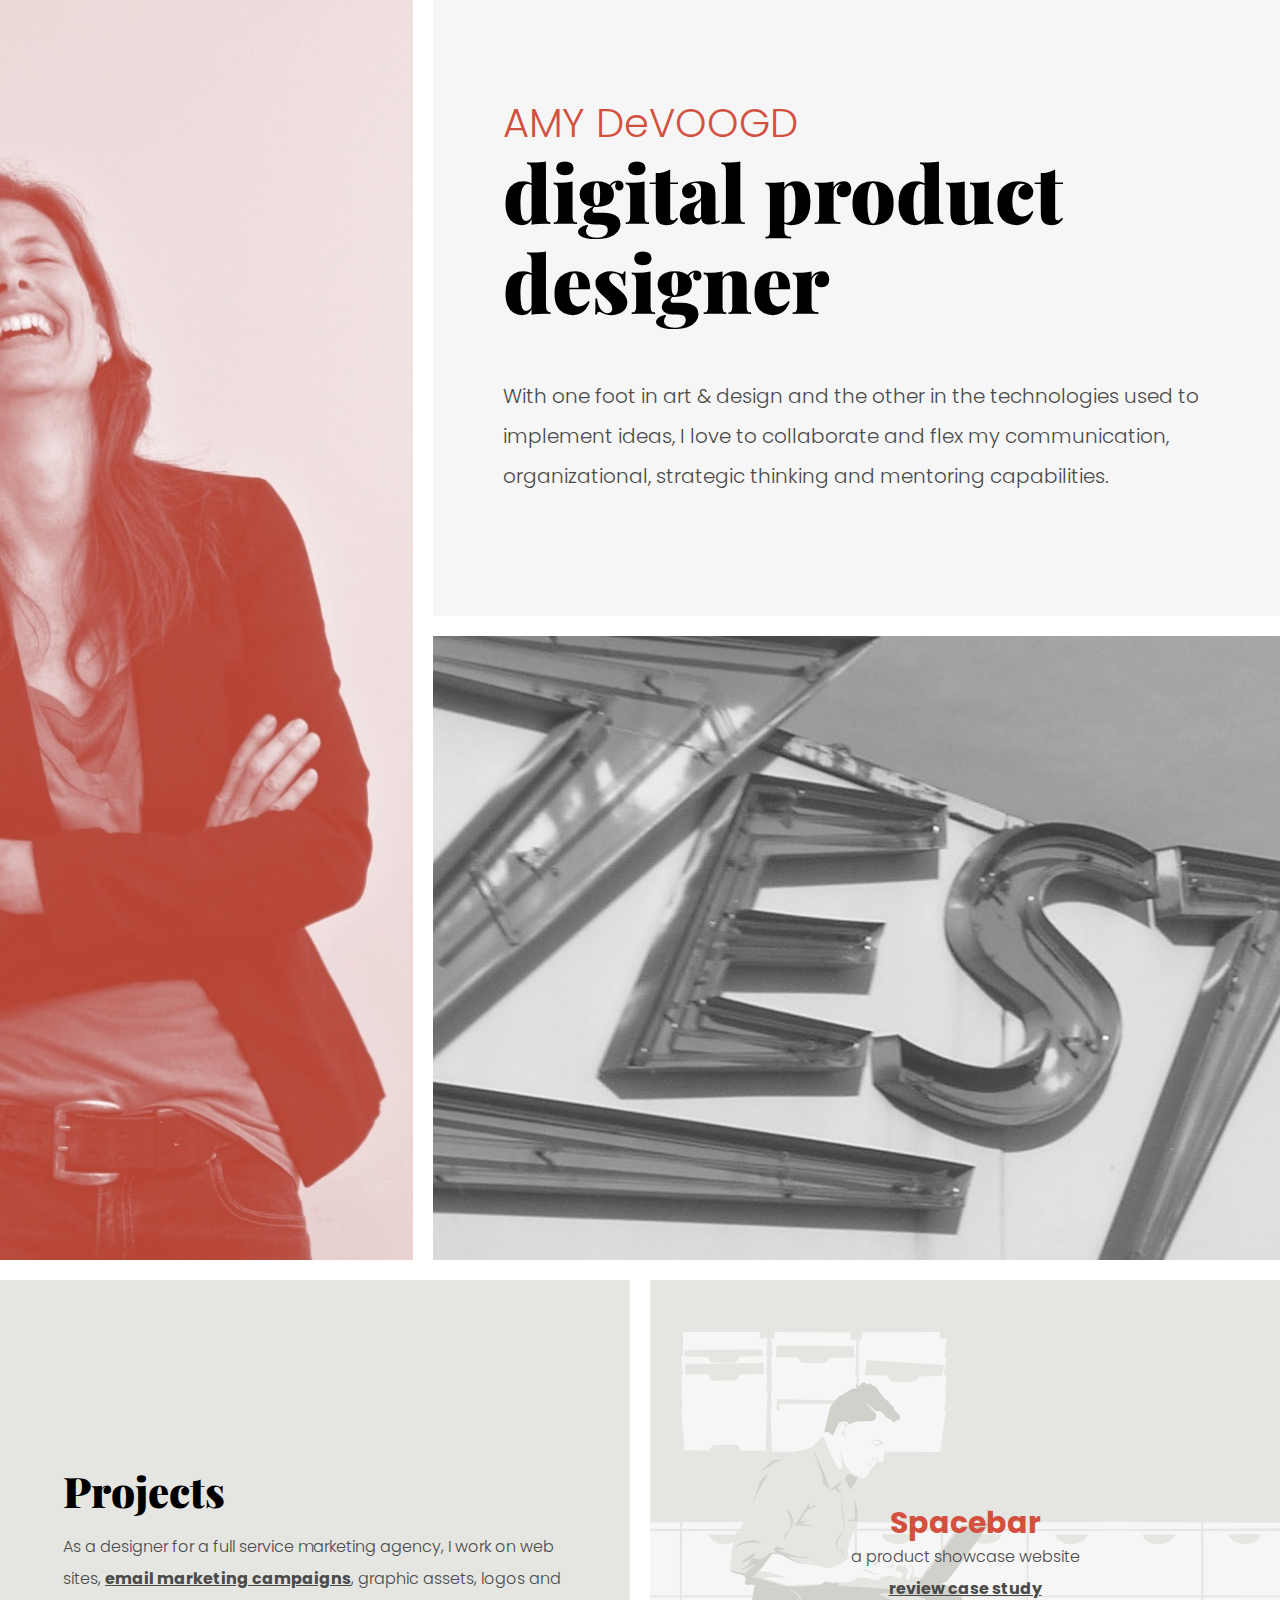
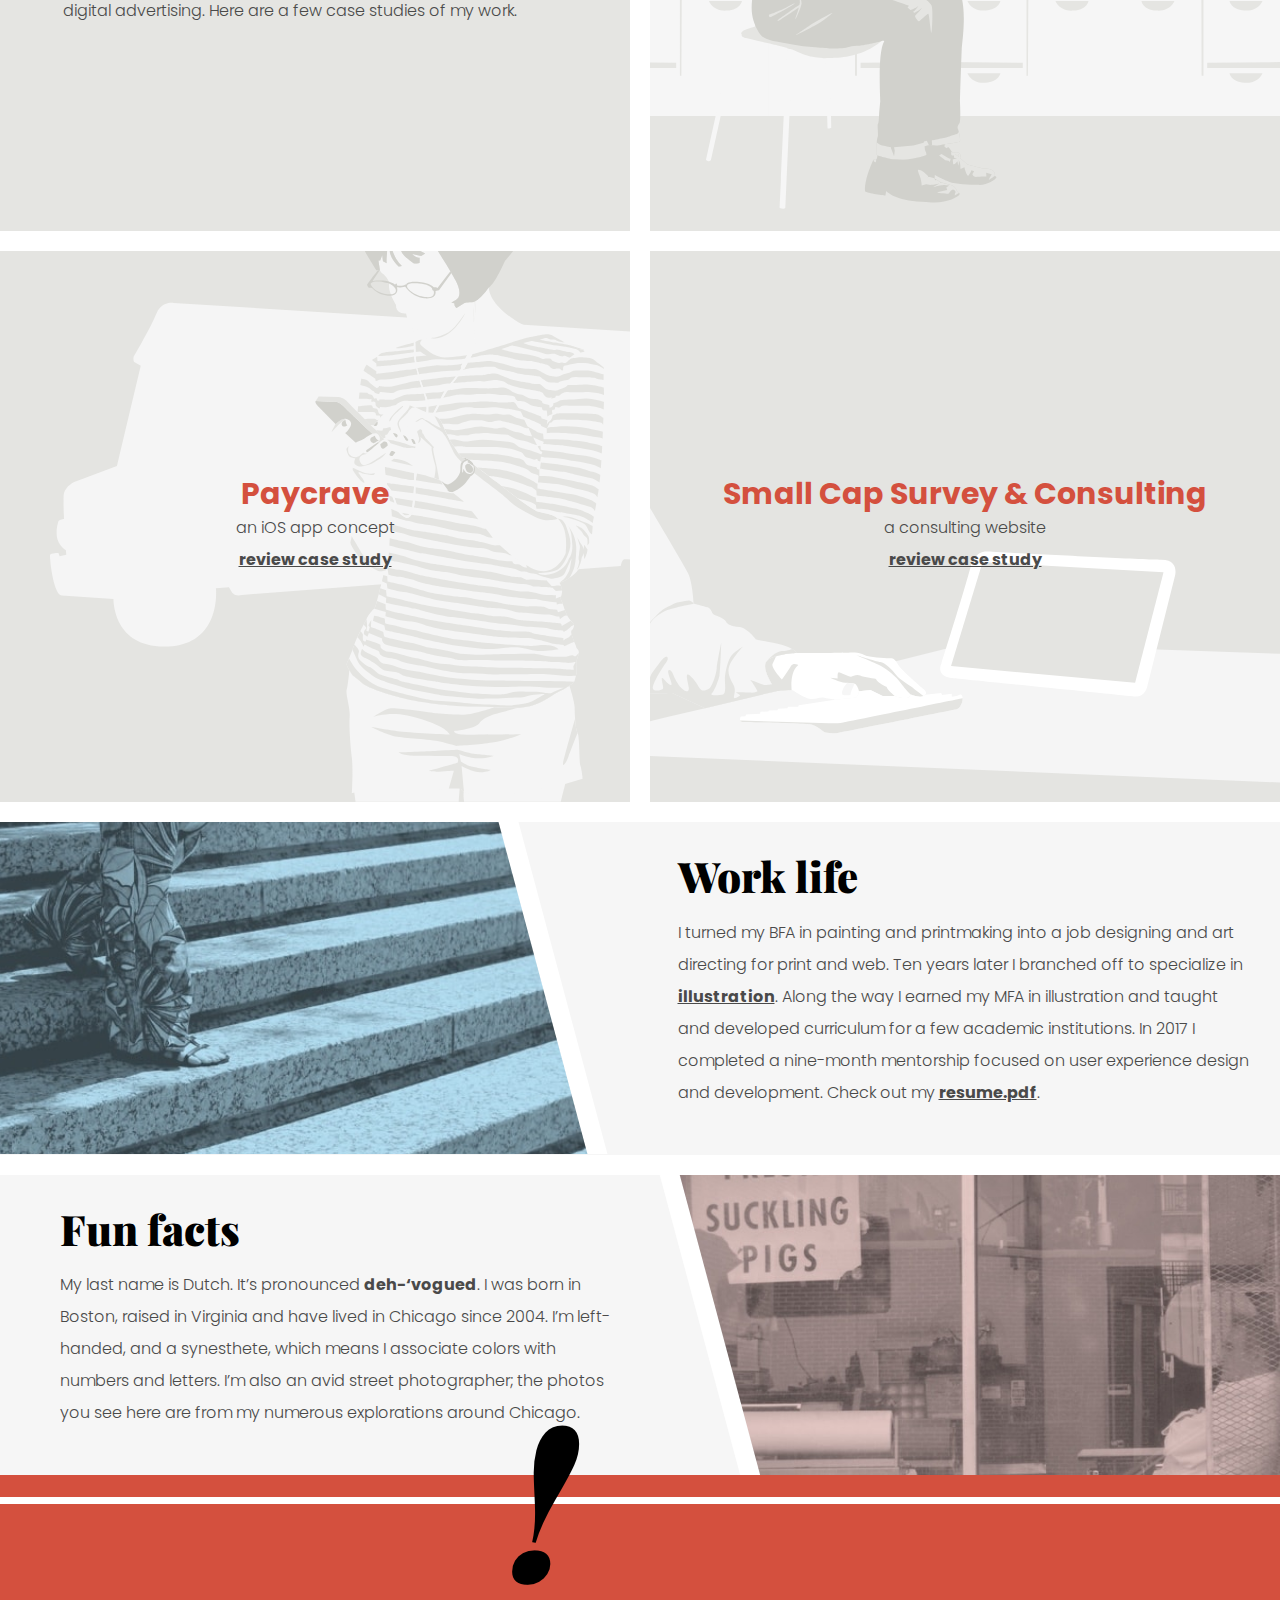
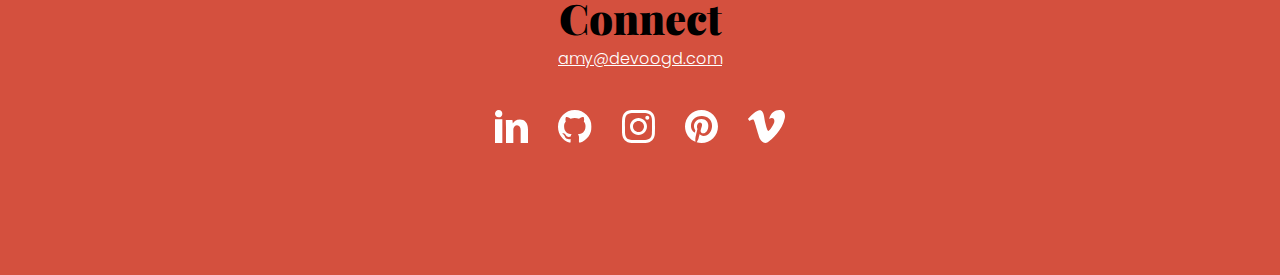
<file: index.html>
<!DOCTYPE html>
<html lang="en-us">
<head>

<!-- Global site tag (gtag.js) - Google Analytics -->
	<script async src="https://www.googletagmanager.com/gtag/js?id=UA-109768503-1"></script>
	<script>
	  	window.dataLayer = window.dataLayer || [];
	  	function gtag(){dataLayer.push(arguments);}
	  	gtag('js', new Date());

	  	gtag('config', 'UA-109768503-1');
	</script>

	<meta http-equiv="X-UA-Compatible" content="IE=Edge">
	<meta name="viewport" content="width=device-width, initial-scale=1.0">
	<meta charset="UTF-8">

	<title>Amy DeVoogd | Digital Product Designer</title>

<!-- Google fonts -->

	<link href="https://fonts.googleapis.com/css?family=Playfair+Display:900" rel="stylesheet">
	<link href="https://fonts.googleapis.com/css?family=Poppins:300,600,700" rel="stylesheet">

<!-- CSS -->
	<link rel="stylesheet" type="text/css" href="styles/normalize.css">
	<link rel="stylesheet" type="text/css" href="styles/main.css">

<!-- favicon -->
	<link rel="shortcut icon" type="image/ico" href="assets/favicon.ico"/>

</head>

<body>

<!-- hero -->

	<div class="hero">

		<div id="me"></div>

		<div class="circle-me">
			<img src="assets/portrait-alt-compressor.png" alt="mugshot of Amy DeVoogd">
		</div>

		<div class="hero-copy">
			<div>
				<h1>AMY DeVOOGD</h1>
				<h2>digital product designer</h2>
			</div>
			<p>With one foot in art &amp; design and the other in the technologies used to implement ideas, I love to collaborate and flex my communication, organizational, strategic thinking and mentoring capabilities.</p>
		</div>

		<div class="hero-zest">
			<img src="assets/zestsign-min.jpg" alt="photograph of a neon sign that reads zest">
		</div>

	</div>

<!-- projects -->

	<section class="projects">
		
		<div class="project-intro">
			<h3>Projects</h3>
			<p>As a designer for a full service marketing agency, I work on web sites, <a href="case-study/emailmktg/"><span>email marketing campaigns</span></a>, graphic assets, logos and digital advertising. Here are a few case studies of my work. 
		</div>

		<div class="spacebar-background"><img src="assets/project-spacebar.svg" alt="a man sitting in an office using a laptop in his lap"></div>
				
		<div class="spacebar-copy">
			<h4>Spacebar</h4>
			<p>a product showcase website</p>
			<a href="case-study/spacebar/"><p><span>review case study</span></p></a>
		</div>
			
		<div class="paycrave-background"><img src="assets/project-paycrave.svg" alt="a woman standing in front of a food truck looking at the phone in her hand"></div>
	
		<div class="paycrave-copy">
			<h4>Paycrave</h4>
			<p>an iOS app concept</p>
			<a href="case-study/paycrave"><p><span>review case study</span></p></a>
		</div>				
			
		<div class="braille-background"><img src="assets/project-braille.svg" alt="a hand at a keyboard on a desk with a computer monitor nearby"></div>
			
		<div class="braille-copy">	
			<h4>Small Cap Survey & Consulting</h4>
			<p>a consulting website</p>
			<a href="case-study/scsc"><p><span>review case study</span></p></a>
		</div>

	</section>

<!-- about -->

	<section class="worklife">

		<div class="worklife-steps">
			<div class="steps"></div>
		</div>

		<div class="steps-small">
			<img src="assets/steps-min.jpg" alt="A woman's legs descending stairs.">
		</div>

		<div class="worklife-caption">
			<p>Woman descending Chase Tower stairs. Chicago, Illinois 2016</p>
		</div>

		<div class="worklife-copy">
			<h3>Work life</h3>
			<p>I turned my BFA in painting and printmaking into a job designing and art directing for print and web. Ten years later I branched off to specialize in <span><a href="http://illustration.devoogd.com/" target="blank">illustration</a></span>. Along the way I earned my MFA in illustration and taught and developed curriculum for a few academic institutions. In 2017 I completed a nine-month mentorship focused on user experience design and development. Check out my <a href="assets/devoogd-resume.pdf" target="blank"><span>resume.pdf</span></a>.</p>
		</div>

	</section>

	<section class="funfacts">	

		<div class="funfacts-copy">
			<h3>Fun facts</h3>
			<p>My last name is Dutch. It’s pronounced <span>deh-‘vogued</span>. I was born in Boston, raised in Virginia and have lived in Chicago since 2004. I’m left-handed, and a synesthete, which means I associate colors with numbers and letters. I’m also an avid street photographer; the photos you see here are from my numerous explorations around Chicago.</p>
		</div>

		<div class="funfacts-butcher">
			<div class="butcher"></div>
		</div>

		<div class="butcher-small">
			<img src="assets/butcher-min.jpg" alt="A butcher sitting in the window of his shop.">
		</div>

		<div class="funfacts-caption">
			<p>Halsted Packing House. Chicago, Illinois 2009</p>
		</div>
	
	</section>

<!-- footer -->
		
	<footer>

		<div class="xmark">
			<img src="assets/exclamation-mark.png" alt="oversized exclamation mark">
		</div>

		<div class="horizonal-line"></div>

		<div class="connect">
			<h3>Connect</h3>
			<a href="mailto:amy@devoogd.com"><p>amy@devoogd.com</p></a>
		</div>

		<div class="social">
			<a href="https://www.linkedin.com/in/amydevoogd" target="blank"><img src="assets/social-linkedin.svg" alt="linked in icon"></a>
			<a href="https://github.com/amydevoogd" target="blank"><img src="assets/social-github.svg" alt="github icon"></a>
			<a href="https://www.instagram.com/amydevoogd/" target="blank"><img src="assets/social-instagram.svg" alt="instagram icon"></a>
			<a href="https://www.pinterest.com/amydevoogd/" target="blank"><img src="assets/social-pinterest.svg" alt="pinterest icon"></a>
			<a href="https://vimeo.com/devoogd" target="blank"><img src="assets/social-vimeo.svg" alt="vimeo icon"></a>
		</div>

	</footer>

</body>

</html>
</file>
<file: styles/main.css>
/* body */

* {
	 box-sizing: border-box;
}

body {
	overflow-x: hidden;
}



body {
	margin: 0;
}

/* fonts */

h1 {
	font-family: 'Poppins', sans-serif;
	font-size: 40px;
	font-weight: 300;
	color: #D4503E;
	margin: 0;	
}

h2 {
	font-family: 'Playfair Display', serif;
	font-size: 90px;
	font-weight: 900;
	line-height: 1.125;
	color: #000;
	margin: 0;
}

h3 {
	font-family: 'Playfair Display', serif;
	font-size: 42px;
	font-weight: 900;
	color: #000;
	margin: 0;
}

h4 {
	font-family: 'Poppins', sans-serif;
	font-size: 30px;
	font-weight: 700;
	color: #D4503E;
}

p {
	font-family: 'Poppins', sans-serif;
	font-size: 16px;
	font-weight: 300;
	line-height: 2;
	color: #4A4A4A;	
}

/* links */

a {
	outline: none;
}

a:link {
	color: #4A4A4A;
	text-decoration: underline;
}

a:visited {
	color: #4A4A4A;
}

/* hero */

.circle-me {
	padding-top: 30px;
	text-align: center;
	background-color: #f6f6f6;
}

.hero-copy {
	display: flex;
	flex-direction: column;
	justify-content: center;
	padding: 30px;
	background-color: #f6f6f6;
}

.hero-copy h1 {
	font-size: 30px;
}

.hero-copy h2 {
	font-size: 54px;
	text-align: left;
}

.hero-copy .styletwo {
	font-family: 'Poppins', sans-serif;
	font-weight: 300;
	font-size: 54px;
	text-align: right;
	position: absolute;
	left: 15%;
	margin-right: 10px;
}

.hero-copy p {
	font-size: 16px;
	margin-top: 50px;
}

.hero-zest {
	padding-top: 15px;
	padding-bottom: 15px;
}

.hero-zest img {
	width: 100%;
	height: 100%;
	display: block;
}

/* projects */

.projects {
	display: grid;
	grid-template-columns: 1fr;
	grid-gap: 15px;
}

.projects span {
	font-weight: 700;
}

.project-intro {
	grid-column: 1;
	grid-row: 1;
	display: flex;
	flex-direction: column;
	justify-content: center;
	padding: 30px;
	background-color: #e5e5e2;
}

.project-intro p {
	font-size: 16px;
}

.projects img {
	width: 100%;
	height: 100%;
}

.spacebar-background {
	grid-column: 1;
	grid-row: 2;
}

.spacebar-copy {
	grid-column: 1;
	grid-row: 2;
	justify-self: center;
	align-self: center;
	text-align: center;
}

.spacebar-copy p, h4 {
	margin: 0;
}

.paycrave-background {
	grid-column: 1;
	grid-row: 3;

}

.paycrave-copy {
	grid-column: 1;
	grid-row: 3;
	justify-self: center;
	align-self: center;
	text-align: center;
}

.paycrave-copy p, h4 {
	margin: 0;
}

.braille-background {
	grid-column: 1;
	grid-row: 4;
}

.braille-copy{
	grid-column: 1;
	grid-row: 4;
	justify-self: center;
	align-self: center;
	text-align: center;
}

.braille-copy p, h4 {
	margin: 0;
}

/* about */

.worklife {
	display: grid;
	grid-template-columns: 1fr;
	grid-gap: 15px;
}

.steps-small img {
	width: 100%;
	height: 100%;
}

.worklife span {
	font-weight: 700;
}

.worklife-copy {
	display: flex;
	flex-direction: column;
	justify-content: center;
	padding: 30px;
	background-color: #F6F6F6;
	position: relative;
}

.worklife-caption {
	display: none;
}

.worklife-caption p {
	font-size: 12px;
	color: #fff;
	text-align: left;
	padding-left: 10px;
}

.funfacts {
	display: grid;
	grid-template-columns: 1fr;
	margin-top: 15px;
}

.funfacts-copy {
	display: flex;
	flex-direction: column;
	justify-content: center;
	padding: 30px;
	background-color: #F6F6F6;
}

.butcher-small {
	margin-top: 15px;
}

.butcher-small img {
	width: 100%;
	height: 100%;
	display: block;
}

.funfacts span {
	font-weight: 700;
}

.funfacts-caption {
	display: none;
}

/* footer */

footer {
	grid-column: 1 / -1;
	background-color: #D4503E;
	height: 400px;
	text-align: center;
	display: flex;
	flex-direction: column;
	justify-content: center;
	position: relative;
}

.xmark {
	position: absolute;
	top: -50px;
	left: 40%;
	z-index: 2;
}

.horizonal-line {
	border: 0;
	width: 100%;
	border-bottom: 7px solid white;
	position: relative;
	top: -90px;
	z-index: 1;
}

.connect {
	padding-bottom: 20px;
}

.connect h3 {
	margin: 0;
}

.connect p {
	margin: 0;
	color: white;
}

.connect a:link {
	color: #fff;
}

.social {
	display: flex;
	justify-content: center;
}

.social img {
	padding: 15px;
}


@media(min-width: 768px) {

	html {
		width: 100%;
		overflow-x: hidden;
	}

	/* hero */

	.hero {
		display: grid;
		grid-template-columns: 1fr 1fr 1fr;
		grid-gap: 20px;
	}

	#me {
		grid-row: 1 / 3;
		background-repeat: no-repeat;
		background-size: cover;
		background-position: left;
		background-image: url('../assets/portrait-min.jpg');
		background-color: #D4503E;
	}

	.circle-me {
		display: none;
	}

	.hero-copy {
		grid-column: 2 / 4;
		padding: 100px 70px;
		background: #f6f6f6;
	}

	.hero-copy h1 {
		font-size: 40px;
	}

	.hero-copy h2 {
		font-size: 80px;
		text-align: left;
	}

	.hero-copy .styletwo {
		font-family: 'Poppins', sans-serif;
		font-weight: 300;
		font-size: 70px;
		text-align: right;
		position: absolute;
		left: 50%;
	}

	.hero-copy p {
		font-size: 20px;
		margin-top: 50px;
	}

	.hero-zest {
		grid-column: 2 / 4;
		grid-row: 2;
		padding: 0;
	}

	.hero-zest img {
		width: 100%;
		height: 100%;
		display: block;
	}

	/* projects */

	.projects {
		grid-column: 1 / -1;
		display: grid;
		grid-template-columns: 1fr 1fr;
		grid-gap: 20px;
		margin-top: 20px;
		margin-bottom: 20px;
	}

	.projects span {
		font-weight: 700;
	}

	.project-intro {
		padding: 10%;
		background-color: #e5e5e2;
		display: flex;
		flex-direction: column;
		justify-content: center;
	}

	.projects img {
		width: 100%;
		height: 100%;
		object-fit: cover;
	}

	.spacebar-background {
		grid-column: 2;
		grid-row: 1;
	}

	.spacebar-copy {
		grid-column: 2;
		grid-row: 1;
		justify-self: center;
		align-self: center;
		text-align: center;
		padding: 20px;
		background-color: 
	}

	.spacebar-copy p, h4 {
		margin: 0;
	}

	.paycrave-background {
		grid-column: 1;
		grid-row: 2;
	}

	.paycrave-copy {
		grid-column: 1;
		grid-row: 2;
		justify-self: center;
		align-self: center;
		text-align: center;
	}

	.paycrave-copy p, h4 {
		margin: 0;
	}

	.braille-background {
		grid-column: 2;
		grid-row: 2;
	}

	.braille-copy {
		grid-column: 2;
		grid-row: 2;
		justify-self: center;
		align-self: center;
		text-align: center;
	}

	.braille-copy p, h4 {
		margin: 0;
	}

	/* about */

	.steps-small {
		display: none;
	}

	.butcher-small {
		display: none;
	}

	.worklife {
		display: grid;
		grid-template-columns: repeat(auto-fit, minmax(100px, 1fr));
		justify-items: center;
		background: #F6F6F6;
	}

	.worklife-steps {
	    width: 100%;
	    height: 100%;
	    margin: 0 20px 0 -120px;
	    -webkit-transform: skew(15deg);
	    -moz-transform: skew(15deg);
	    -o-transform: skew(15deg);
	    transform: skew(15deg);
	    border-right: 20px solid white;
	    overflow:hidden;
	    position:relative;
	}

	.steps {
		background-image: url('../assets/steps-min.jpg');
    	position: absolute;
    	background-repeat: no-repeat;
		background-size: cover;
		background-position: left;
	    top: -30px;
	    left: -30px;
	    right: -100px;
	    bottom: -0px;
        -webkit-transform: skew(-15deg);
		-moz-transform: skew(-15deg);
        -o-transform: skew(-15deg);
        transform: skew(-15deg);
	}

	.funfacts {
		display: grid;
		grid-template-columns: repeat(auto-fit, minmax(100px, 1fr));
		justify-items: center;
		background: #F6F6F6;
		border-top: 20px solid white;
		margin-top: 0px;
	}

	.funfacts-butcher {
	    width: 100%;
	    height: 100%;
	    margin: 0 0 0 120px;
	    -webkit-transform: skew(15deg);
	    -moz-transform: skew(15deg);
	    -o-transform: skew(15deg);
	    transform: skew(15deg);
	    border-left: 20px solid white;
	    overflow: hidden;
	    position: relative;
	}

	.funfacts-copy {
		margin-left: 30px;
	}

	.butcher {
		background-image: url('../assets/butcher-min.jpg');
    	position: absolute;
    	background-repeat: no-repeat;
		background-size: cover;
		background-position: left;
	    top: 0px;
	    left: -70px;
	    right: 60px;
	    bottom: 0px;
        -webkit-transform: skew(-15deg);
		-moz-transform: skew(-15deg);
        -o-transform: skew(-15deg);
        transform: skew(-15deg);
        display: block;
	}

}
</file>
